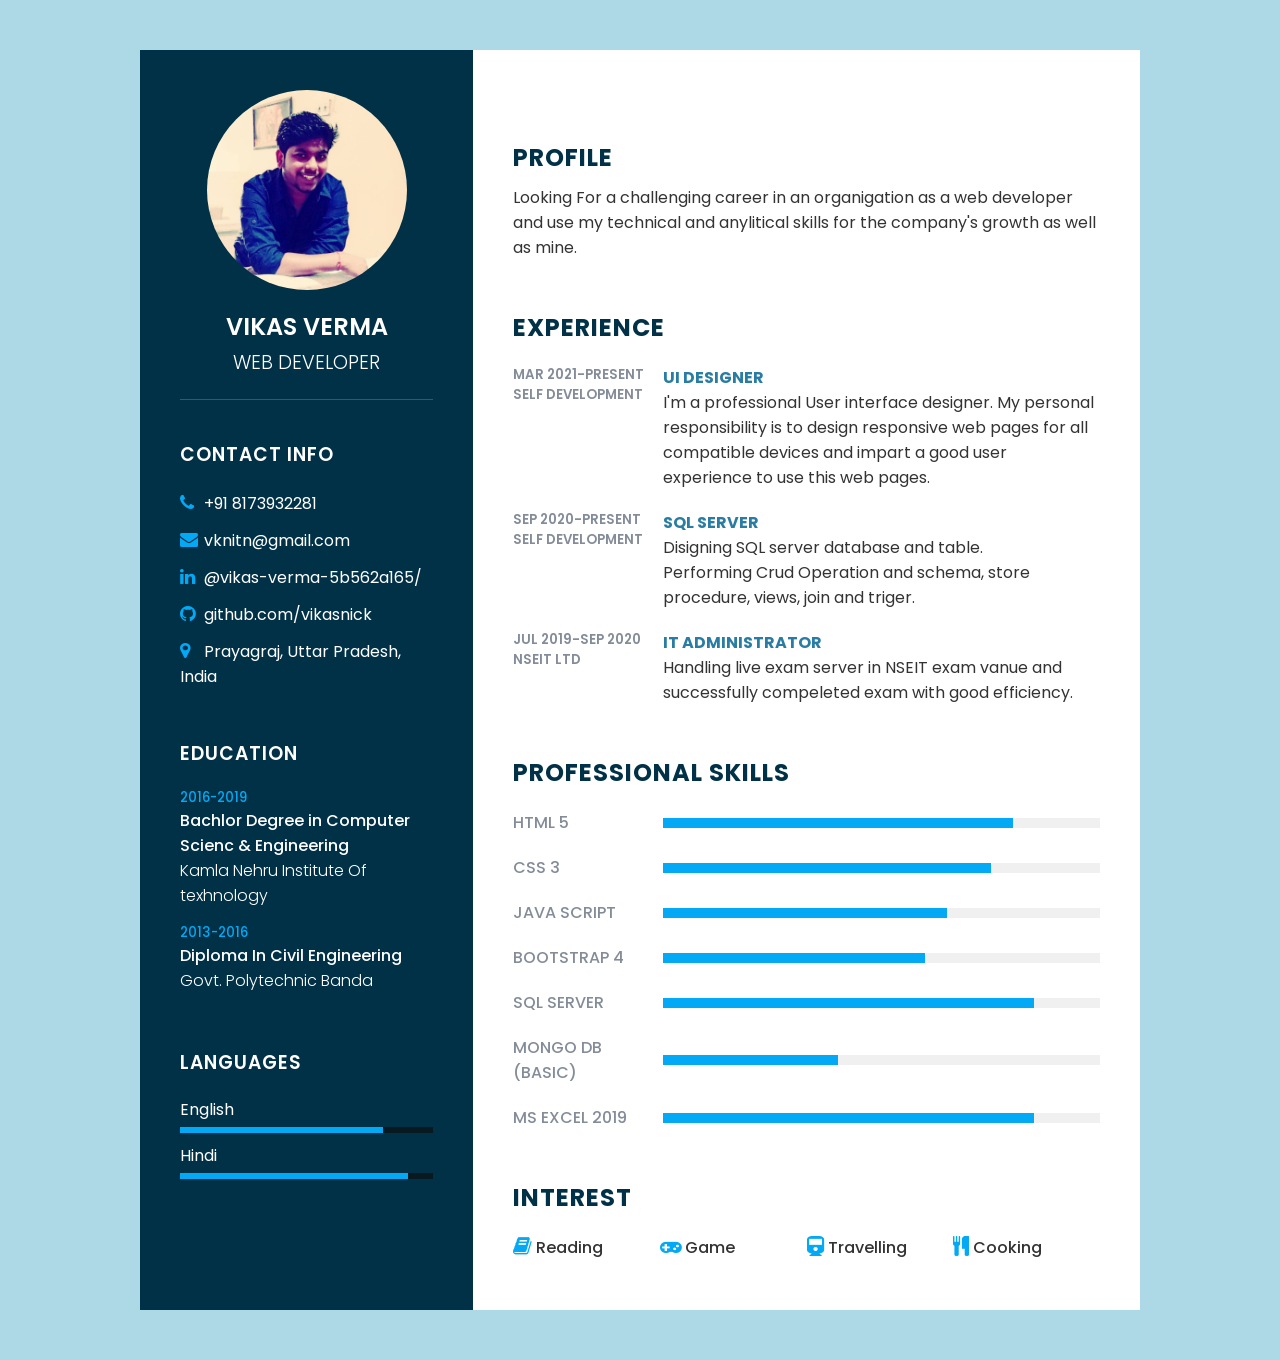
<file: index.html>
<!DOCTYPE html>
<html lang="en">
<head>
    <meta charset="UTF-8">
    <meta http-equiv="X-UA-Compatible" content="IE=edge">
    <meta name="viewport" content="width=device-width, initial-scale=1.0">
    <title>responsive cv</title>
    <link rel="stylesheet" href="https://cdnjs.cloudflare.com/ajax/libs/font-awesome/4.7.0/css/font-awesome.css" integrity="sha512-5A8nwdMOWrSz20fDsjczgUidUBR8liPYU+WymTZP1lmY9G6Oc7HlZv156XqnsgNUzTyMefFTcsFH/tnJE/+xBg==" crossorigin="anonymous" referrerpolicy="no-referrer" />
    <link rel="stylesheet" href="resume.css">
</head>
<body>
    <div class="container">
        <div class="left-side">
            <div class="profileText">
                <div class="imBox">
                    <img src="img1.jpg" height="250px" width="250px">
                </div>
                <h1>Vikas Verma  <br> <span>Web Developer</span></h1>
            </div>
            <div class="contactInfo">
                <h3 class="title">Contact Info</h3>
            
                <ul>
                    <li>
                        <span class="icon"><i class="fa fa-phone" aria-hidden="true"></i></span>
                        <span class="text">+91 8173932281</span>
                    </li>
                    <li>
                        <span class="icon"><i class="fa fa-envelope" aria-hidden="true"></i></span>
                        <span class="text">vknitn@gmail.com</span>
                    </li>
                    <li>
                        <span class="icon"><i class="fa fa-linkedin" aria-hidden="true"></i></span>
                        <span class="text">@vikas-verma-5b562a165/</span>
                    </li>
                    <li>
                        <span class="icon"><i class="fa fa-github" aria-hidden="true"></i></span>
                        <span class="text">github.com/vikasnick</span>
                    </li>
                    <li>
                        <span class="icon"><i class="fa fa-map-marker" aria-hidden="true"></i></span>
                        <span class="text">Prayagraj, Uttar Pradesh, India</span>
                    </li>
                </ul>
            </div>
            <div class="contactInfo education">
                <h3 class="title">Education</h3>
            
                <ul>
                    <li>
                        <h5>2016-2019</h5>
                        <h4>Bachlor Degree in Computer Scienc & Engineering</h4>
                        <h4>Kamla Nehru Institute Of texhnology</h4>
                    </li>
                    <li>
                        <h5>2013-2016</h5>
                        <h4>Diploma In Civil Engineering</h4>
                        <h4>Govt. Polytechnic Banda</h4>
                    </li>
                   
                </ul>
            </div>
            <div class="contactInfo language">
                <h3 class="title">Languages</h3>
            
                <ul>
                   <li>
                       <span class="text">English</span>
                       <span class="percent">
                           <div style="width: 80%;"></div>
                       </span>
                   </li>
                   <li>
                    <span class="text">Hindi</span>
                    <span class="percent">
                        <div style="width: 90%;"></div>
                    </span>
                    </li>
                   
                </ul>
            </div>
        </div>
        <div class="right-side">
            <div class="about">
                <h2 class="title2">Profile</h2>
                <p>Looking For a challenging career in an organigation as a web developer and use my technical and anylitical skills for the company's growth as well as mine.</p>

            </div>
            <div class="about">
                <h2 class="title2">Experience</h2>
                <div class="box">
                    <div class="year-company">
                        <h5>Mar 2021-present</h5>
                        <h5>Self development</h5>
                    </div>
                    <div class="text">
                        <h4>UI Designer</h4>
                        <p>I'm a professional User interface designer. My personal responsibility is to design responsive web pages for all compatible devices and impart a good user experience to use this web pages.</p>
                    </div>
                </div>
                <div class="box">
                    <div class="year-company">
                        <h5>Sep 2020-present</h5>
                        <h5>Self development</h5>
                    </div>
                    <div class="text">
                        <h4>SQL Server</h4>
                        <p>Disigning SQL server database and table. <br>
                        <p>Performing Crud Operation and schema, store procedure, views, join and triger.</p>
                        </p>
                    </div>
                </div>
                <div class="box">
                    <div class="year-company">
                        <h5>Jul 2019-sep 2020</h5>
                        <h5>NSEIT LTD</h5>
                    </div>
                    <div class="text">
                        <h4>IT administrator</h4>
                        <p>Handling live exam server in NSEIT exam vanue and successfully compeleted exam with good efficiency.</p>
                    </div>
                </div>
            </div>
            <div class="about skills">
                <h2 class="title2">Professional Skills</h2>
                <div class="box">
                    <h4>HTML 5</h4>
                    <div class="percent">
                        <div style="width: 80%;"></div>
                    </div>
                </div>
                <div class="box">
                    <h4>CSS 3</h4>
                    <div class="percent">
                        <div style="width: 75%;"></div>
                    </div>
                </div>
                <div class="box">
                    <h4>Java Script</h4>
                    <div class="percent">
                        <div style="width: 65%;"></div>
                    </div>
                </div>
                <div class="box">
                    <h4>Bootstrap 4</h4>
                    <div class="percent">
                        <div style="width: 60%;"></div>
                    </div>
                </div>
                <div class="box">
                    <h4>SQL Server</h4>
                    <div class="percent">
                        <div style="width: 85%;"></div>
                    </div>
                </div>
                <div class="box">
                    <h4>Mongo DB (basic)</h4>
                    <div class="percent">
                        <div style="width: 40%;"></div>
                    </div>
                </div>
                <div class="box">
                    <h4>MS Excel 2019</h4>
                    <div class="percent">
                        <div style="width: 85%;"></div>
                    </div>
                </div>


            </div>
            <div class="about interest">
                <h2 class="title2">Interest</h2>
                <ul>
                    <li><i class="fa fa-book" aria-hidden="true"></i>  reading</li>
                    <li><i class="fa fa-gamepad" aria-hidden="true"></i>  game</li>
                    <li><i class="fa fa-train" aria-hidden="true"></i>  travelling</li>
                    <li><i class="fa fa-cutlery" aria-hidden="true"></i>  cooking</li>
                </ul>
            </div>

        </div>
    </div>

</body>
</html>
</file>
<file: resume.css>
@import url('https://fonts.googleapis.com/css2?family=Poppins:ital,wght@0,100;0,200;0,300;0,400;0,500;0,600;0,700;0,800;0,900;1,100;1,200;1,300;1,400;1,500;1,600;1,700;1,800;1,900&family=Roboto:wght@100&display=swap');
*{
    margin: 0;
    padding: 0;
    box-sizing: border-box;
    font-family: 'poppins',sans-serif;
}
body{
    background: lightblue;
    display: flex;
    justify-content: center;
    align-items: center;
    min-height: 100vh;

}
.container {
    position: relative;
    width: 100%;
    max-width: 1000px;
    min-height: 1000px;
    background: #fff;
    box-shadow: 0 35px 55px rbga(0,0,0,0.1);
    display: grid;
    grid-template-columns: 1fr 2fr;
    margin: 50px;

}
.container .left-side{
    position: relative;
    background: #003147;
    padding: 40px;
}


.profileText{
   position: relative;
   display: flex;
   flex-direction: column;
   align-items: center;
   padding-bottom: 20px;
   border-bottom: 1px solid rgba(255, 255, 255, 0.2);
}
.imBox{
    position: relative;
    width: 200px;
    height: 200px;
    border-radius: 50%;
    overflow: hidden;
}
.profileText .imbox img
{
    position: absolute;
    top: 0;
    left: 0;
    width: 100%;
    height: 100%;
    object-fit: cover;
}
.profileText h1{
   color: #fff;
   font-size: 1.5em;
   text-transform: uppercase;
   margin-top: 20px;
   text-align: center;
   font-weight: 600;
   line-height: 1.4em;
}
.profileText h1 span{
    font-size: 0.8em;
    font-weight: 300;

}
.contactInfo{
    padding-top: 40px;
}
.title{
    color: #fff;
    text-transform: uppercase;
    font-weight: 600;
    letter-spacing: 1px;
    margin-bottom: 20px;
}
.contactInfo ul{
    position: relative;
}
.contactInfo ul li
{
    position: relative; 
    list-style: none;
    margin: 10px 0;
    cursor: pointer;
}

.contactInfo ul li .icon
{
    display: inline-block;
    font-size: 18px;
    width: 20px;
    color: #03a9f4;
}
.contactInfo ul li span{
    color: #fff;
}
.contactInfo.education li{
margin-bottom: 15px;
}
.contactInfo.education  h5{
    color: #03a9f4;
    font-weight: 500;
}
.contactInfo.education h4:nth-child(2) {
    color: #fff;
    font-weight: 500;
}
.contactInfo.education h4 {
    color: #fff;
    font-weight: 300;
}
.contactInfo.language .percent{
    position: relative;
    width: 100%;
    height: 6px;
    background: #081921;
    display: block;
    margin-top: 5px;

}
.contactInfo.language .percent div{
    top: 0;
    left: 0;
    height: 100%;
    background: #03a9f4;
}
.container .right-side{
    position: relative;
    background: #fff;
    padding: 40px;
}
.about{
    margin-top: 50px;
}
.about:last-child{
    margin-bottom: 0;
}
.title2{
    color: #003147;
    text-transform: uppercase;
    letter-spacing: 1px;
    margin-bottom: 10px;

}
p{
    color: #333;

}
.about .box{
    display: flex;
    flex-direction: row;
    margin:20px 0;

}
.about .box .year-company{
    min-width: 150px;
}
.about .box .year-company h5{
    text-transform: uppercase;
    color: #848c99;
    font-weight: 600;

}
.about .box .text h4{
    text-transform: uppercase;
    font-size: 16px;
    color: #2a7da2;
}
.skills .box{
    position: relative;
    width: 100%;
    display: grid;
    grid-template-columns: 150px 1fr;
    justify-content: center;
    align-items: center;
}
.skills .box h4{
    text-transform: uppercase;
    color: #848c99;
    font-weight: 500;
}
.skills .box .percent{
    position: relative;
    width: 100%;
    height: 10px;
    background: #f0f0f0;
}
.skills .box .percent div{
    position: absolute;
    top: 0;
    left: 0;
    height: 100%;
    background: #03a9f4;
}
.interest ul{
    display: grid;
    grid-template-columns: repeat(4, 1fr);
}
.interest ul li{
    list-style: none;
    color: #333;
    text-transform: capitalize;
    font-weight: 500;
    margin: 10px 0;
}
.interest ul li .fa{
    color: #03a9f4;
    font-size: 20px;

}

@media(max-width: 1000px)
{
    .container{
        margin: 10px;
        grid-template-columns: repeat(1,1fr);

    }
    .interest ul{
        grid-template-columns: repeat(2,1fr);
    }
}
@media(max-width: 600px){
    .about .box {
        flex-direction: column;
    }
    
        .about .box .year-company{
            min-width: 150px;
            margin-bottom: 5px;
        }
        .interest ul{
            grid-template-columns: repeat(1,1fr);
        }
        .skills .box{
            grid-template-columns: repeat(1,1fr);
        }
    }
}
</file>
